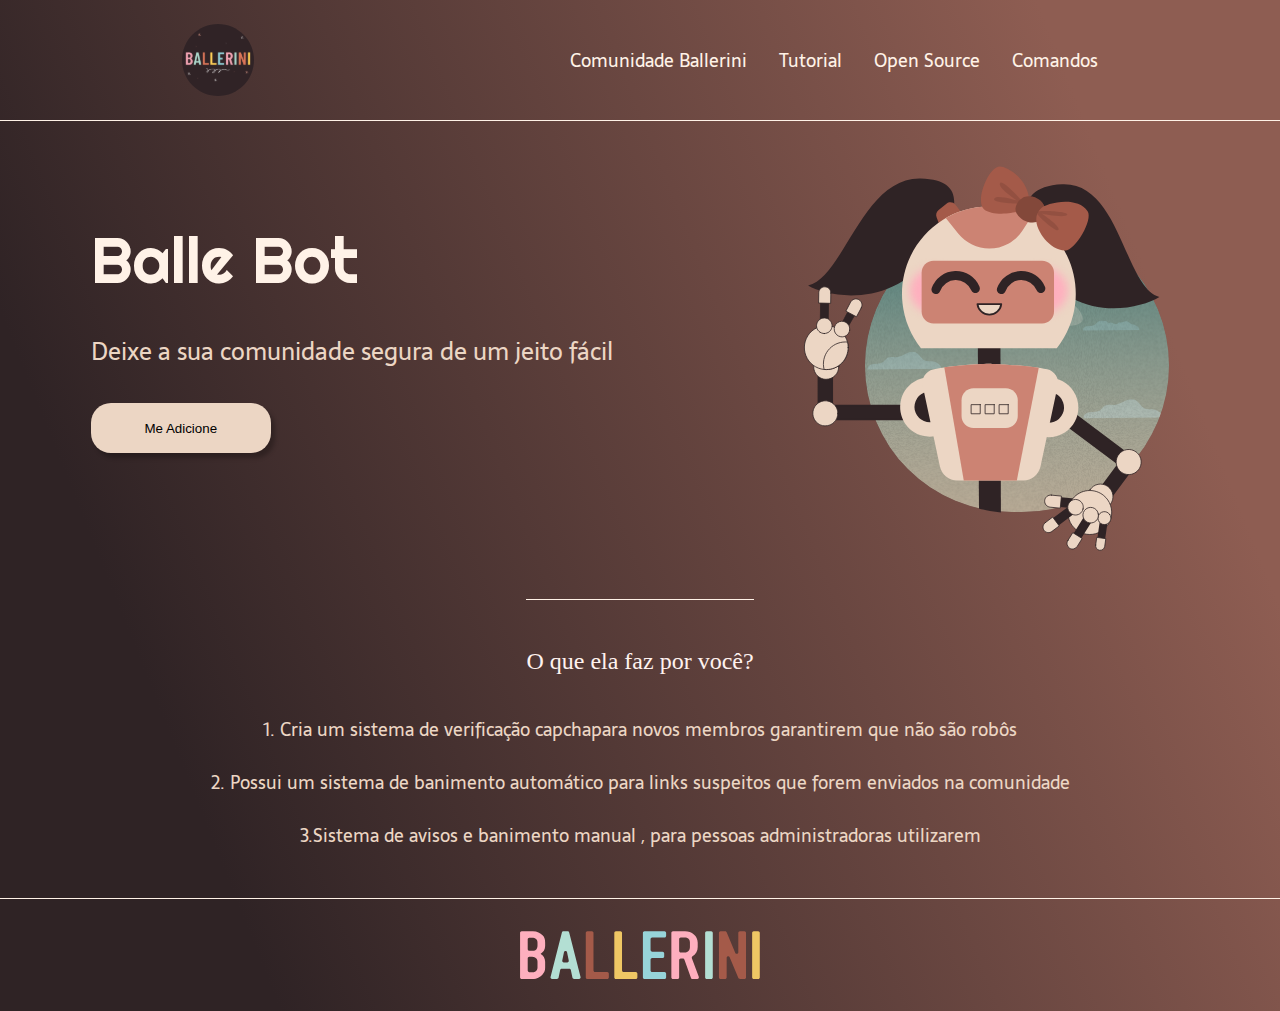
<file: Projeto01/Landing_PG/index.html>
<!DOCTYPE html>
<html lang="pt-BR">

<head>
    <meta charset="UTF-8" />
    <meta name="viewport" content="width=device-width, initial-scale=1.0">
    <meta name="description" content=" Um bot que irá moderar e deixar sua comunidade mais segura de um jeito facil no Discord">
    <title>Balle Bot - Modere a sua comunidade no Discord</title>
    <link rel="stylesheet" type="text/css" href="style.css">
</head>

<body>
    <header class="cabecalho">
        <img class="cabecalho-imagem" src="Logo.svg" alt="Logo da comunidade Ballerini">
        <nav class="cabecalho-menu">

            <a class="cabecalho-menu-item">Comunidade Ballerini</a>
            <a class="cabecalho-menu-item">Tutorial</a>
            <a class="cabecalho-menu-item">Open Source</a>
            <a class="cabecalho-menu-item">Comandos</a>
        </nav>
    </header>

    <main class="conteudo">
        <section class="conteudo-principal">
            <div class="conteudo-principal-escrito">
                <h1 class="conteudo-principal-escrito-titulo">Balle Bot</h1>
                <h2 class="conteudo-principal-escrito-subtitulo">Deixe a sua comunidade segura de um jeito fácil</h2>
                <button class="conteudo-principal-escrito-botao"> Me Adicione </button>
            </div>
            <img class="conteudo-principal-imagem" src="Balle_Bot.svg" alt="Imagem da Balle Bot">
        </section>

        <section class="conteudo-secundario">
            <h3 class="conteudo-secundario-titulo">O que ela faz por você?</h3>
            <p class="conteudo-secundario-paragrafo">1. Cria um <strong> sistema de verificação capcha</strong>para novos membros garantirem que não são robôs</p>
            <p class="conteudo-secundario-paragrafo">2. Possui um <strong>sistema de banimento automático</strong> para links suspeitos que forem enviados na comunidade</p>
            <p class="conteudo-secundario-paragrafo">3.<strong>Sistema de avisos e banimento manual</strong> , para pessoas administradoras utilizarem</p>
        </section>
    </main>

    <footer class="rodape">
        <img class="rodape-imagem" src="Ballerini.svg" alt="Imagem Ballerine logo nome">

    </footer>
</body>

</html>
</file>
<file: Projeto01/Landing_PG/style.css>
@import url('https://fonts.googleapis.com/css2?family=Righteous&family=Roboto:ital,wght@0,300;0,500;0,700;0,900;1,400;1,500;1,700;1,900&family=Sarala:wght@400;700&display=swap');
* {
    margin: 0;
    padding: 0;
    box-sizing: border-box;
    text-decoration: none;
}


/* Uma tag nao precisa por o ponto*/

body {
    font-size: 100%;
    background: linear-gradient(68.15deg, #2F2325 16.62%, #8E5D52 85.61%);
}


/* Mas uma classe precisa por o ponto*/

.cabecalho {
    display: flex;
    /* Vertical*/
    flex-direction: row;
    /* Em linha , um do lado do outro*/
    align-items: center;
    /*Alinhar itens no centro*/
    justify-content: space-around;
    /* Espaço no cabeçalho logo e a linha de itens ao lado*/
    padding: 24px;
    /* Espaço da borda aos itens do cabeçalho , espaço para todos os lados*/
}

.cabecalho-imagem {
    height: 72px;
}

.cabecalho-menu {
    display: flex;
    gap: 32px
    /* Distanciamento entre todos os itens*/
}

.cabecalho-menu-item {
    font-family: 'Sarala', sans-serif;
    color: #FFF2E7;
    font-weight: 400;
    /* O peso delas o quanto ficam escuras em negritos ou grossas*/
    font-size: 18px;
}

.conteudo {
    margin-bottom: 48px;
    border-top: 0.4px solid #FFF2E7;
}

.conteudo-principal {
    display: flex;
    flex-direction: row;
    align-items: center;
    /* alinhar a bot no meio */
    justify-content: space-around;
}

.conteudo-principal-escrito {
    display: flex;
    flex-direction: column;
    gap: 32px;
}

.conteudo-principal-escrito-titulo {
    font-family: 'Righteous', cursive;
    font-weight: 400;
    font-size: 64px;
    color: #FFF2E7;
}

.conteudo-principal-escrito-subtitulo {
    font-family: 'Sarala', sans-serif;
    font-weight: 400;
    font-size: 24px;
    color: #ECD6C4;
}

.conteudo-principal-escrito-botao {
    background-color: #ECD6C4;
    width: 180px;
    height: 50px;
    border: none;
    box-shadow: 4px 5px 4px rgba(0, 0, 0, 0.25);
    border-radius: 20px;
}

.conteudo-secundario {
    display: flex;
    flex-direction: column;
    align-items: center;
    gap: 24px;
    margin-top: 48px;
}

.conteudo-secundario-titulo {
    border-top: 1px solid #FFF2E7;
    padding-top: 48px;
    font-weight: 400;
    font-size: 24px;
    color: #FFF2EF;
    margin-bottom: 16px;
}

.conteudo-secundario-paragrafo {
    font-family: 'Sarala', sans-serif;
    font-weight: 300;
    font-size: 18px;
    color: #ECD6C4;
}

.rodape {
    padding: 32px;
    border-top: 0.4px solid #FFF2E7;
}

.rodape-imagem {
    height: 48px;
    display: block;
    margin: 0 auto;
}
</file>
